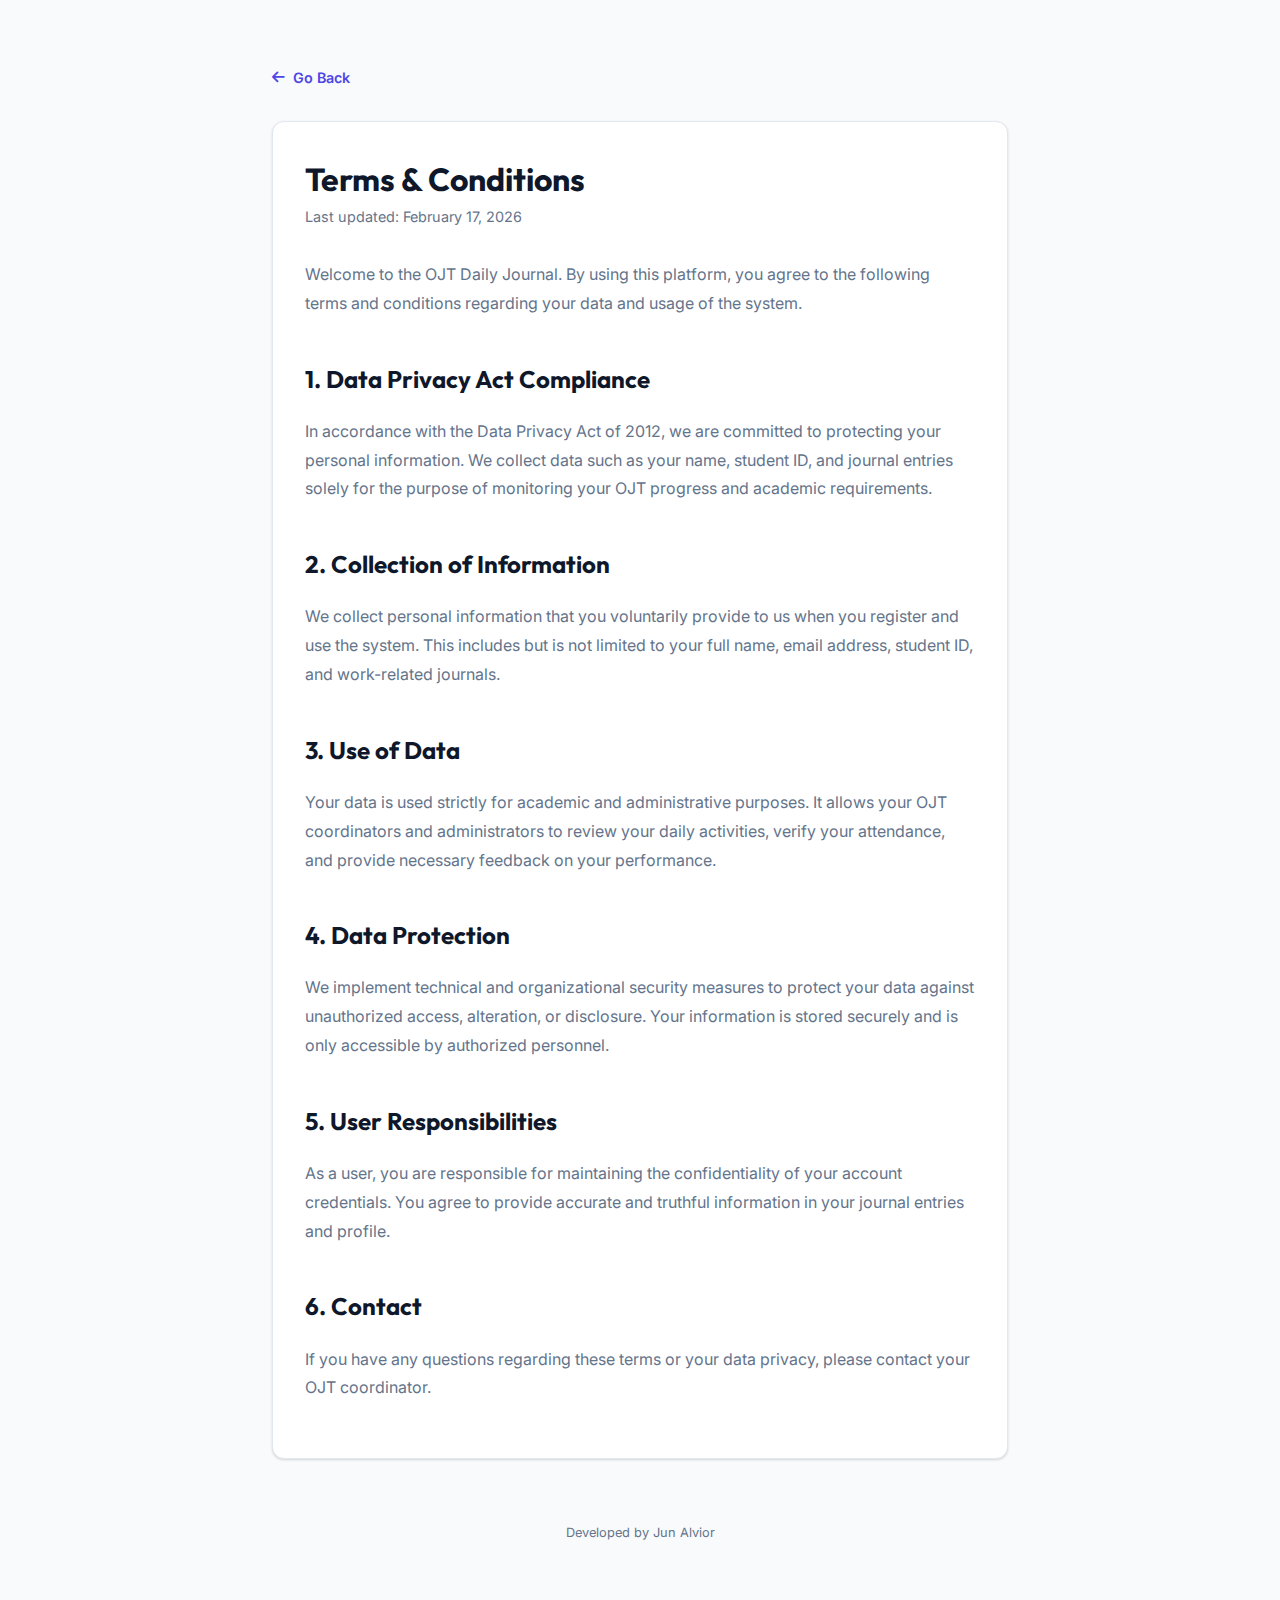
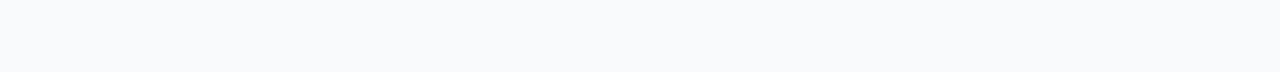
<file: terms.html>
<!DOCTYPE html>
<html lang="en">
<head>
    <meta charset="UTF-8">
    <meta name="viewport" content="width=device-width, initial-scale=1.0">
    <title>Terms & Conditions | OJT Daily Journal</title>
    <link rel="stylesheet" href="system-script/styles.css">
    <link rel="stylesheet" href="https://cdnjs.cloudflare.com/ajax/libs/font-awesome/6.4.0/css/all.min.css">
    <style>
        .terms-container {
            max-width: 800px;
            margin: 4rem auto;
            padding: 0 2rem;
        }
        .terms-content {
            line-height: 1.8;
            color: var(--text);
        }
        .terms-content h2 {
            margin-top: 2.5rem;
            margin-bottom: 1rem;
            font-size: 1.5rem;
        }
        .terms-content p {
            margin-bottom: 1.5rem;
            color: var(--text-muted);
        }
        .back-link {
            display: inline-flex;
            align-items: center;
            gap: 0.5rem;
            color: var(--primary);
            text-decoration: none;
            font-weight: 600;
            margin-bottom: 2rem;
            font-size: 0.9rem;
        }
        .back-link:hover {
            text-decoration: underline;
        }
    </style>
</head>
<body>
    <div class="terms-container animate-fade">
        <a href="index.html" onclick="if(window.history.length > 1) { history.back(); return false; }" class="back-link">
            <i class="fas fa-arrow-left"></i> Go Back
        </a>
        
        <div class="glass-card">
            <h1>Terms & Conditions</h1>
            <p style="color: var(--text-muted); font-size: 0.9rem; margin-bottom: 2rem;">Last updated: February 17, 2026</p>

            <div class="terms-content">
                <p>Welcome to the OJT Daily Journal. By using this platform, you agree to the following terms and conditions regarding your data and usage of the system.</p>

                <h2>1. Data Privacy Act Compliance</h2>
                <p>In accordance with the Data Privacy Act of 2012, we are committed to protecting your personal information. We collect data such as your name, student ID, and journal entries solely for the purpose of monitoring your OJT progress and academic requirements.</p>

                <h2>2. Collection of Information</h2>
                <p>We collect personal information that you voluntarily provide to us when you register and use the system. This includes but is not limited to your full name, email address, student ID, and work-related journals.</p>

                <h2>3. Use of Data</h2>
                <p>Your data is used strictly for academic and administrative purposes. It allows your OJT coordinators and administrators to review your daily activities, verify your attendance, and provide necessary feedback on your performance.</p>

                <h2>4. Data Protection</h2>
                <p>We implement technical and organizational security measures to protect your data against unauthorized access, alteration, or disclosure. Your information is stored securely and is only accessible by authorized personnel.</p>

                <h2>5. User Responsibilities</h2>
                <p>As a user, you are responsible for maintaining the confidentiality of your account credentials. You agree to provide accurate and truthful information in your journal entries and profile.</p>

                <h2>6. Contact</h2>
                <p>If you have any questions regarding these terms or your data privacy, please contact your OJT coordinator.</p>
            </div>
        </div>

        <footer style="margin-top: 4rem; text-align: center; padding-bottom: 4rem;">
            <p style="font-size: 0.8rem; color: var(--text-muted);">Developed by Jun Alvior</p>
        </footer>
    </div>
</body>
</html>
</file>
<file: system-script/styles.css>
@import url('https://fonts.googleapis.com/css2?family=Inter:wght@300;400;500;600;700&family=Outfit:wght@400;600;800&display=swap');

:root {
    --primary: #4f46e5;
    --primary-dark: #3730a3;
    --secondary: #ec4899;
    --accent: #6366f1;
    --background: #f8fafc;
    --card: #ffffff;
    --text: #0f172a;
    --text-muted: #64748b;
    --border: #e2e8f0;
    --success: #10b981;
    --warning: #f59e0b;
    --danger: #ef4444;
}

* {
    margin: 0;
    padding: 0;
    box-sizing: border-box;
}

body {
    font-family: 'Inter', sans-serif;
    background-color: var(--background);
    color: var(--text);
    line-height: 1.6;
    overflow-x: hidden;
    min-height: 100vh;
}

h1,
h2,
h3,
h4 {
    font-family: 'Outfit', sans-serif;
    font-weight: 700;
    color: var(--text);
}

.glass-card {
    background: var(--card);
    border: 1px solid var(--border);
    border-radius: 0.75rem;
    padding: 2rem;
    box-shadow: 0 1px 3px 0 rgba(0, 0, 0, 0.1), 0 1px 2px 0 rgba(0, 0, 0, 0.06);
}

.btn {
    display: inline-flex;
    align-items: center;
    justify-content: center;
    padding: 0.625rem 1.25rem;
    border-radius: 0.5rem;
    font-weight: 600;
    transition: all 0.2s cubic-bezier(0.4, 0, 0.2, 1);
    cursor: pointer;
    border: none;
    font-family: 'Inter', sans-serif;
    gap: 0.5rem;
    font-size: 0.875rem;
}

.btn-primary {
    background-color: var(--primary);
    color: white;
}

.btn-primary:hover {
    background-color: var(--primary-dark);
    transform: translateY(-1px);
}

.btn-outline {
    background: white;
    border: 1px solid var(--border);
    color: var(--text);
}

.btn-outline:hover {
    background: var(--background);
    border-color: var(--text-muted);
}

.input-group {
    margin-bottom: 1.25rem;
}

label {
    display: block;
    margin-bottom: 0.375rem;
    font-size: 0.875rem;
    font-weight: 500;
    color: var(--text);
}

input,
textarea,
select {
    width: 100%;
    padding: 0.625rem 0.875rem;
    background: #ffffff;
    border: 1px solid var(--border);
    border-radius: 0.5rem;
    color: var(--text);
    font-family: 'Inter', sans-serif;
    transition: all 0.2s;
    font-size: 0.875rem;
}

input:focus,
textarea:focus,
select:focus {
    outline: none;
    border-color: var(--primary);
    box-shadow: 0 0 0 3px rgba(79, 70, 229, 0.1);
}

.nav {
    display: flex;
    justify-content: space-between;
    align-items: center;
    padding: 1rem 2rem;
    position: sticky;
    top: 0;
    z-index: 100;
    background: rgba(255, 255, 255, 0.8);
    backdrop-filter: blur(12px);
    border-bottom: 1px solid var(--border);
}

.nav-links {
    display: flex;
    gap: 1.5rem;
    align-items: center;
}

.nav-link {
    text-decoration: none;
    color: var(--text-muted);
    font-size: 0.9rem;
    font-weight: 500;
    transition: all 0.2s;
    display: flex;
    align-items: center;
    gap: 0.5rem;
}

.nav-link:hover,
.nav-link.active {
    color: var(--primary);
}

.nav-link i {
    font-size: 1rem;
}

.logo {
    display: flex;
    align-items: center;
    gap: 0.5rem;
    font-size: 1.25rem;
    font-weight: 800;
    font-family: 'Outfit', sans-serif;
    color: var(--text);
    text-decoration: none;
    letter-spacing: -0.025em;
}

.logo span {
    color: var(--primary);
}

.badge {
    padding: 0.25rem 0.75rem;
    border-radius: 9999px;
    font-size: 0.75rem;
    font-weight: 600;
}

.badge-success {
    background: #d1fae5;
    color: #065f46;
}

.badge-warning {
    background: #fef3c7;
    color: #92400e;
}

.badge-danger {
    background: #fee2e2;
    color: #991b1b;
}

.container {
    max-width: 1000px;
    margin: 0 auto;
    padding: 2.5rem 1.5rem;
}

@keyframes fadeIn {
    from {
        opacity: 0;
        transform: translateY(4px);
    }

    to {
        opacity: 1;
        transform: translateY(0);
    }
}

.animate-fade {
    animation: fadeIn 0.4s ease-out forwards;
}

/* Skeleton Loading Animation */
.skeleton {
    background: linear-gradient(90deg, #f0f0f0 25%, #e0e0e0 50%, #f0f0f0 75%);
    background-size: 200% 100%;
    animation: skeleton-loading 1.5s infinite linear;
    border-radius: 4px;
    color: transparent !important;
}

@keyframes skeleton-loading {
    0% {
        background-position: 200% 0;
    }

    100% {
        background-position: -200% 0;
    }
}

@keyframes pulse-soft {
    0% {
        transform: scale(1);
        opacity: 1;
    }

    50% {
        transform: scale(1.02);
        opacity: 0.9;
    }

    100% {
        transform: scale(1);
        opacity: 1;
    }
}

.animate-pulse {
    animation: pulse-soft 2s infinite ease-in-out;
}

/* Toast Notifications */
#toast-container {
    position: fixed;
    bottom: 2rem;
    right: 2rem;
    z-index: 9999;
    display: flex;
    flex-direction: column;
    gap: 0.75rem;
}

.toast {
    background: var(--card);
    border: 1px solid var(--border);
    padding: 1rem 1.5rem;
    border-radius: 0.75rem;
    box-shadow: 0 10px 15px -3px rgba(0, 0, 0, 0.1);
    display: flex;
    align-items: center;
    gap: 0.75rem;
    min-width: 300px;
    animation: slideIn 0.3s cubic-bezier(0.16, 1, 0.3, 1) forwards;
    color: var(--text);
}

.toast i {
    font-size: 1.25rem;
}

.toast.success i {
    color: var(--success);
}

.toast.error i {
    color: var(--danger);
}

.toast.info i {
    color: var(--primary);
}

@keyframes slideIn {
    from {
        transform: translateX(120%);
        opacity: 0;
    }

    to {
        transform: translateX(0);
        opacity: 1;
    }
}

@keyframes slideOut {
    from {
        transform: translateX(0);
        opacity: 1;
    }

    to {
        transform: translateX(120%);
        opacity: 0;
    }
}

/* Custom Prompt Modal */
#prompt-modal {
    display: none;
    position: fixed;
    top: 0;
    left: 0;
    width: 100%;
    height: 100%;
    background: rgba(15, 23, 42, 0.4);
    backdrop-filter: blur(4px);
    z-index: 9900;
    justify-content: center;
    align-items: center;
}

.prompt-card {
    background: var(--card);
    border: 1px solid var(--border);
    padding: 2rem;
    border-radius: 1rem;
    max-width: 400px;
    width: 90%;
    text-align: center;
    box-shadow: 0 20px 25px -5px rgba(0, 0, 0, 0.1);
}

/* Responsive Adjustments for Small Devices */
@media (max-width: 768px) {
    .container {
        padding: 1rem;
    }

    .glass-card {
        padding: 1rem;
    }

    .nav {
        padding: 0.6rem 1rem;
    }

    .nav-links {
        gap: 0.75rem;
    }

    .nav-link {
        font-size: 0.8rem;
    }

    h1 {
        font-size: 1.5rem;
    }

    h2 {
        font-size: 1.25rem;
    }

    .page-header {
        flex-direction: column;
        align-items: flex-start;
        gap: 1rem;
        margin-bottom: 1.5rem;
    }
}

@media (max-width: 640px) {
    .nav {
        padding: 0.6rem 1rem;
        display: flex;
        justify-content: space-between;
        align-items: center;
    }

    .logo {
        flex: 1;
        display: flex;
        justify-content: center;
        margin-left: 0;
    }

    .hide-mobile {
        display: none !important;
    }

    .show-mobile-only {
        display: block !important;
    }

    .menu-toggle {
        display: block;
        font-size: 1.25rem;
        background: none;
        border: none;
        color: var(--text);
        cursor: pointer;
        padding: 0.5rem;
        z-index: 101;
        order: -1;
        width: 40px;
    }

    .nav>div:last-child {
        width: 40px;
        display: flex;
        justify-content: flex-end;
    }

    .nav-links {
        display: none;
        position: absolute;
        top: 100%;
        left: 0;
        width: 100%;
        background: var(--card);
        flex-direction: column;
        padding: 1rem;
        border-bottom: 1px solid var(--border);
        box-shadow: 0 4px 6px -1px rgba(0, 0, 0, 0.1);
        gap: 1rem;
    }

    .nav-links.active {
        display: flex;
    }
}

@media (max-width: 480px) {
    body {
        font-size: 14px;
    }

    .student-table th,
    .student-table td {
        padding: 0.5rem 0.4rem;
        font-size: 0.75rem;
    }

    .badge {
        padding: 0.1rem 0.4rem;
        font-size: 0.65rem;
    }

    .btn {
        padding: 0.4rem 0.6rem;
        font-size: 0.7rem;
    }

    .search-box {
        max-width: none;
    }

    .student-table td:last-child {
        display: flex;
        gap: 0.25rem;
        flex-wrap: wrap;
    }

    .student-table .btn {
        padding: 0.3rem 0.5rem;
        min-width: auto;
    }
}

@media (min-width: 641px) {
    .menu-toggle {
        display: none;
    }
}

/* Minimal Footer */
.minimal-footer {
    padding: 2.5rem 0;
    text-align: center;
    border-top: 1px solid var(--border);
    margin-top: 4rem;
}

.minimal-footer p {
    font-size: 0.8rem;
    color: var(--text-muted);
    display: flex;
    flex-direction: column;
    gap: 0.5rem;
    align-items: center;
}

.minimal-footer a {
    color: var(--primary);
    text-decoration: none;
    font-weight: 500;
}

.minimal-footer a:hover {
    text-decoration: underline;
}
</file>
